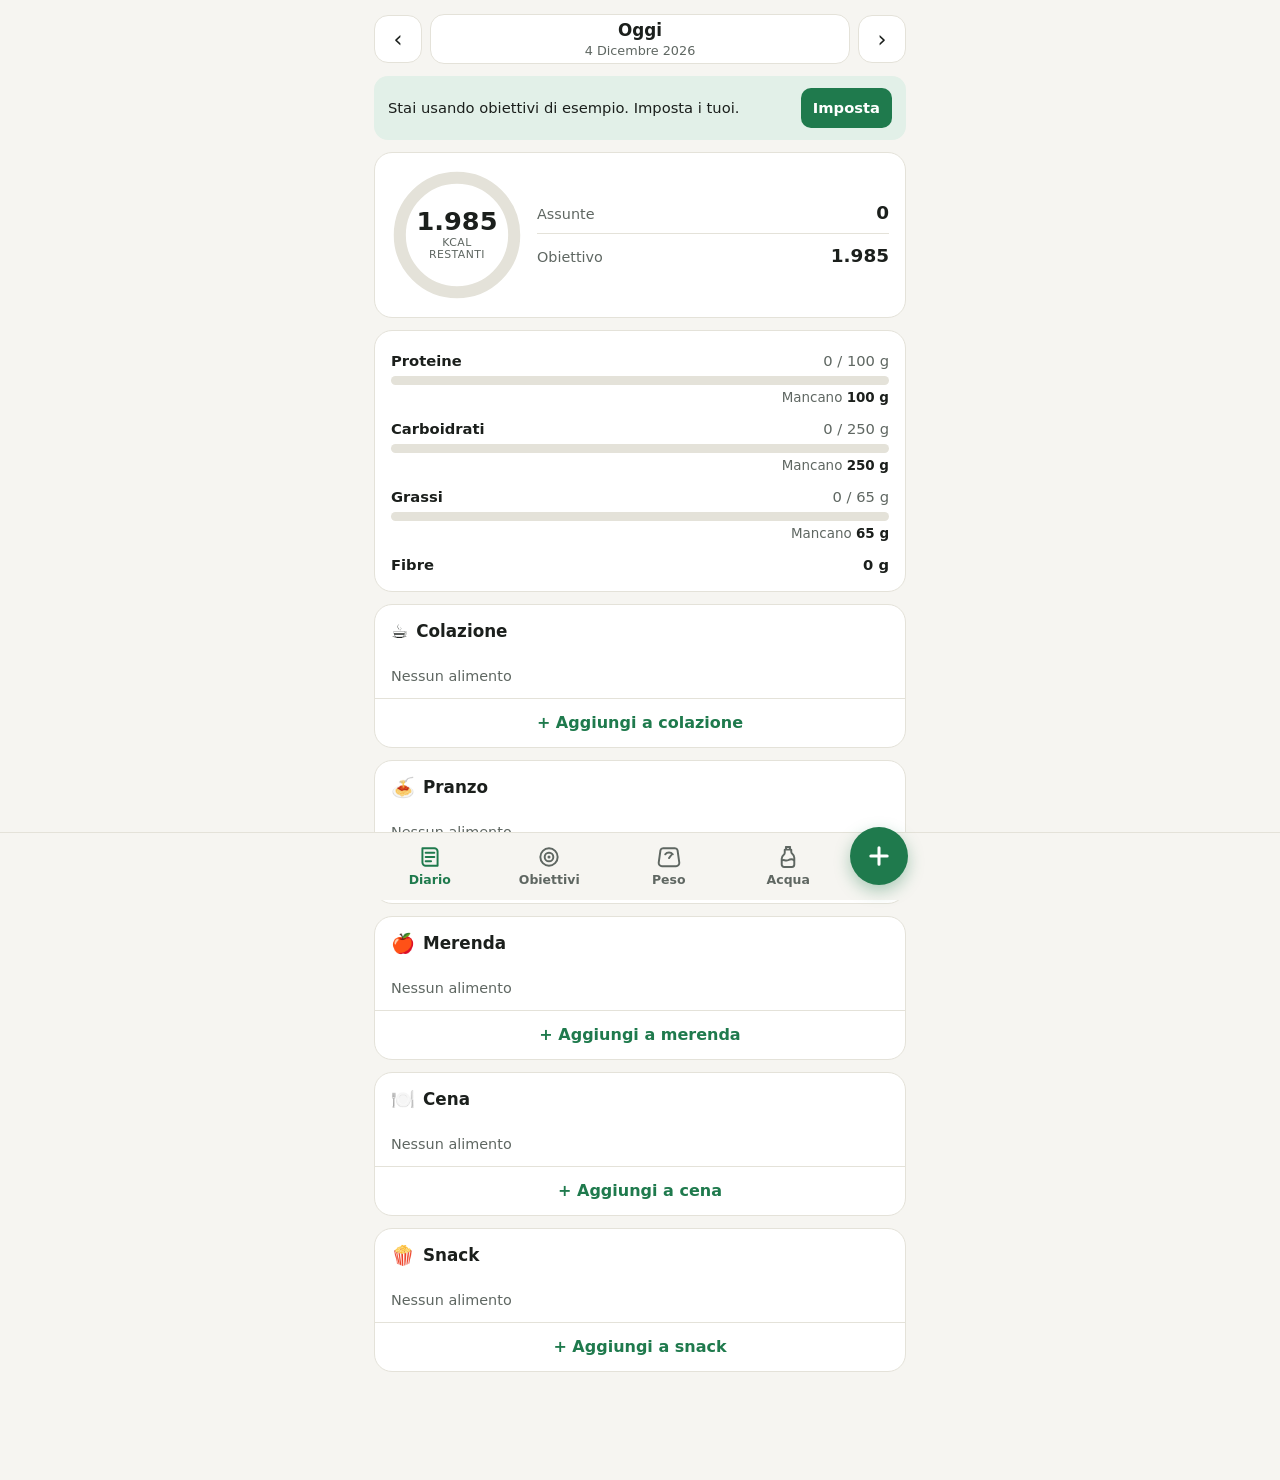
<file: index.html>
<!doctype html>
<html lang="it">
<head>
<meta charset="utf-8">
<meta name="viewport" content="width=device-width, initial-scale=1, viewport-fit=cover">
<meta name="theme-color" content="#f6f5f1" media="(prefers-color-scheme: light)">
<meta name="theme-color" content="#111412" media="(prefers-color-scheme: dark)">
<meta name="color-scheme" content="light dark">
<title>MacroTracking</title>
<link rel="manifest" href="manifest.webmanifest">
<link rel="icon" type="image/png" href="icons/icon-192.png">
<link rel="apple-touch-icon" href="icons/icon-192.png">
<link rel="stylesheet" href="styles.css">
</head>
<body>
<main id="app" aria-live="polite"></main>

<nav id="nav" aria-label="Navigazione principale">
  <button class="nav-btn" data-act="nav" data-view="diary" id="nav-diary">
    <svg viewBox="0 0 24 24" aria-hidden="true"><path d="M5 4h11a3 3 0 0 1 3 3v13H8a3 3 0 0 1-3-3V4zm3 4h8M8 12h8M8 16h5" fill="none" stroke="currentColor" stroke-width="1.8" stroke-linecap="round" stroke-linejoin="round"/></svg>
    <span>Diario</span>
  </button>
  <button class="nav-btn" data-act="nav" data-view="goals" id="nav-goals">
    <svg viewBox="0 0 24 24" aria-hidden="true"><circle cx="12" cy="12" r="8" fill="none" stroke="currentColor" stroke-width="1.8"/><circle cx="12" cy="12" r="4" fill="none" stroke="currentColor" stroke-width="1.8"/><circle cx="12" cy="12" r="0.8" fill="currentColor" stroke="currentColor" stroke-width="1.2"/></svg>
    <span>Obiettivi</span>
  </button>
  <button class="nav-btn" data-act="nav" data-view="weight" id="nav-weight">
    <svg viewBox="0 0 24 24" aria-hidden="true"><path d="M6.5 4h11a2.5 2.5 0 0 1 2.4 1.8l1.6 11.4A3 3 0 0 1 18.5 20.5h-13a3 3 0 0 1-3-3.3L4.1 5.8A2.5 2.5 0 0 1 6.5 4z" fill="none" stroke="currentColor" stroke-width="1.8" stroke-linejoin="round"/><path d="M8.5 9.5a4.5 4.5 0 0 1 7 0M12 13l2-2.6" fill="none" stroke="currentColor" stroke-width="1.8" stroke-linecap="round"/></svg>
    <span>Peso</span>
  </button>
  <button class="nav-btn" data-act="nav" data-view="water" id="nav-water">
    <svg viewBox="0 0 24 24" aria-hidden="true"><path d="M10 2.8h4M10.2 2.8v2.4M13.8 2.8v2.4M9 5.2h6v1.9c0 .7.3 1.3.9 1.8 1.1.9 1.9 2.2 1.9 3.7V19a2.2 2.2 0 0 1-2.2 2.2H8.4A2.2 2.2 0 0 1 6.2 19v-5.4c0-1.5.8-2.8 1.9-3.7.6-.5.9-1.1.9-1.8V5.2z" fill="none" stroke="currentColor" stroke-width="1.8" stroke-linecap="round" stroke-linejoin="round"/><path d="M6.4 15c1.6-1.2 3.2 1.2 5.6 0s4-1.2 5.6 0" fill="none" stroke="currentColor" stroke-width="1.8" stroke-linecap="round"/></svg>
    <span>Acqua</span>
  </button>
  <button class="nav-add" data-act="add-global" aria-label="Aggiungi alimento">
    <svg viewBox="0 0 24 24" aria-hidden="true"><path d="M12 5v14M5 12h14" fill="none" stroke="currentColor" stroke-width="2.6" stroke-linecap="round"/></svg>
  </button>
</nav>

<div id="modal" class="modal" role="dialog" aria-modal="true" aria-label="Aggiungi alimento"></div>
<div id="toast" role="status" aria-live="polite"></div>

<script src="foods.js"></script>
<script src="barcode.js"></script>
<script src="app.js"></script>
</body>
</html>
</file>
<file: styles.css>
:root {
  --bg: #f6f5f1;
  --card: #ffffff;
  --ink: #1b1f1c;
  --muted: #5f6762;
  --line: #e4e2d9;
  --accent: #1f7a4d;
  --accent-ink: #ffffff;
  --accent-soft: #e2f0e8;
  --warn: #b83c0c;
  --warn-soft: #fbe9e1;
  --p: #2563eb;
  --c: #c2650a;
  --f: #8b3fc9;
  --radius: 18px;
  --nav-h: 68px;
  --sab: env(safe-area-inset-bottom, 0px);
  --sat: env(safe-area-inset-top, 0px);
}
@media (prefers-color-scheme: dark) {
  :root {
    --bg: #111412;
    --card: #1a1e1b;
    --ink: #eef1ee;
    --muted: #9ea7a1;
    --line: #2b312d;
    --accent: #4ade80;
    --accent-ink: #06210f;
    --accent-soft: #17291e;
    --warn: #fb923c;
    --warn-soft: #33200f;
    --p: #7db0ff;
    --c: #fbbf24;
    --f: #cf9bff;
  }
}

* { box-sizing: border-box; -webkit-tap-highlight-color: transparent; }
html, body { margin: 0; background: var(--bg); color: var(--ink); }
body {
  font-family: system-ui, -apple-system, "Segoe UI", Roboto, sans-serif;
  font-size: 16px;
  line-height: 1.35;
  min-height: 100dvh;
  overscroll-behavior-y: contain;
}
body.noscroll { overflow: hidden; }
button { font: inherit; color: inherit; cursor: pointer; }
input, select { font: inherit; color: inherit; }
h1, h2, h3, p { margin: 0; }
small { color: var(--muted); }
.hint { color: var(--muted); font-size: 0.88rem; }

#app {
  max-width: 560px;
  margin: 0 auto;
  padding: calc(14px + var(--sat)) 14px calc(var(--nav-h) + var(--sab) + 28px);
}

/* ---------- navigation ---------- */
#nav {
  position: fixed; left: 0; right: 0; bottom: 0; z-index: 20;
  display: flex; align-items: center; justify-content: flex-start; gap: 4px;
  height: calc(var(--nav-h) + var(--sab));
  /* su schermi larghi la barra resta allineata alla colonna centrale (max 560px), come sul telefono */
  padding: 0 max(12px, calc((100% - 560px) / 2 + 12px)) var(--sab);
  background: color-mix(in srgb, var(--card) 94%, transparent);
  backdrop-filter: blur(10px);
  border-top: 1px solid var(--line);
}
.nav-btn {
  background: none; border: 0; flex: 1 1 0; min-width: 0; max-width: 120px;
  display: flex; flex-direction: column; align-items: center; gap: 2px;
  padding: 8px 0; color: var(--muted); font-size: 0.78rem; font-weight: 600;
  min-height: 48px;
}
.nav-btn svg { width: 26px; height: 26px; }
.nav-btn.active { color: var(--accent); }
.nav-add {
  width: 58px; height: 58px; border-radius: 50%;
  background: var(--accent); color: var(--accent-ink); border: 0;
  display: grid; place-items: center; margin-top: -22px; margin-left: auto; flex: none;
  box-shadow: 0 6px 16px rgba(31, 122, 77, 0.35);
}
.nav-add svg { width: 28px; height: 28px; }

/* ---------- diary ---------- */
.datebar { display: flex; align-items: center; gap: 8px; margin-bottom: 12px; }
.datebar .arrow {
  width: 48px; height: 48px; border-radius: 14px; border: 1px solid var(--line);
  background: var(--card); font-size: 1.4rem; line-height: 1;
}
.datebar .date {
  flex: 1; min-height: 48px; border-radius: 14px; border: 1px solid var(--line);
  background: var(--card); text-align: center; position: relative; padding: 4px 8px;
}
.datebar .date b { display: block; font-size: 1.05rem; }
.datebar .date small { display: block; font-size: 0.8rem; text-transform: capitalize; }
.datebar .date input {
  position: absolute; inset: 0; width: 100%; height: 100%; opacity: 0; cursor: pointer;
}
.today-link {
  display: block; margin: -4px auto 10px; background: none; border: 0;
  color: var(--accent); font-weight: 700; padding: 6px 12px; min-height: 36px;
}

.card {
  background: var(--card); border: 1px solid var(--line); border-radius: var(--radius);
  padding: 16px; margin-bottom: 12px;
}
.summary { display: grid; grid-template-columns: 132px 1fr; gap: 14px; align-items: center; }
.ring { position: relative; width: 132px; height: 132px; }
.ring svg { width: 100%; height: 100%; transform: rotate(-90deg); }
.ring .bg { stroke: var(--line); }
.ring .fg { stroke: var(--accent); transition: stroke-dashoffset 0.4s ease; }
.ring.over .fg { stroke: var(--warn); }
.ring .mid { position: absolute; inset: 0; display: grid; place-content: center; text-align: center; }
.ring .mid b { font-size: 1.6rem; line-height: 1.05; }
.ring .mid span { font-size: 0.74rem; color: var(--muted); text-transform: uppercase; letter-spacing: 0.04em; }
.ring.over .mid b { color: var(--warn); }
.kstats { display: grid; gap: 10px; }
.kstats div { display: flex; justify-content: space-between; align-items: baseline; border-bottom: 1px solid var(--line); padding-bottom: 8px; }
.kstats div:last-child { border: 0; padding-bottom: 0; }
.kstats span { color: var(--muted); font-size: 0.9rem; }
.kstats b { font-size: 1.15rem; }

.macros { display: grid; gap: 12px; margin-top: 4px; }
.macro .mtop { display: flex; justify-content: space-between; font-size: 0.92rem; margin-bottom: 5px; }
.macro .mtop b { font-weight: 700; }
.macro .mtop span { color: var(--muted); }
.macro .mtop span.over { color: var(--warn); font-weight: 700; }
.bar { height: 9px; border-radius: 6px; background: var(--line); overflow: hidden; }
.bar i { display: block; height: 100%; border-radius: 6px; background: var(--col); transition: width 0.4s ease; }
.macro.p { --col: var(--p); }
.macro.c { --col: var(--c); }
.macro.f { --col: var(--f); }
.macro.over .bar i { background: var(--warn); }

.banner {
  background: var(--accent-soft); border-radius: 14px; padding: 12px 14px; margin-bottom: 12px;
  display: flex; gap: 10px; align-items: center; justify-content: space-between; font-size: 0.92rem;
}
.banner button { background: var(--accent); color: var(--accent-ink); border: 0; border-radius: 10px; padding: 8px 12px; font-weight: 700; min-height: 40px; }

.meal { padding: 0; overflow: hidden; }
.meal-head { display: flex; align-items: center; justify-content: space-between; padding: 14px 16px 10px; }
.meal-head h2 { font-size: 1.05rem; display: flex; gap: 8px; align-items: center; }
.meal-head .ico { font-size: 1.2rem; }
.meal-head .mk { color: var(--muted); font-size: 0.9rem; font-weight: 600; }
.entry {
  display: flex; width: 100%; gap: 10px; align-items: center; text-align: left;
  background: none; border: 0; border-top: 1px solid var(--line); padding: 11px 16px; min-height: 56px;
}
.entry .e-main { flex: 1; min-width: 0; }
.entry b { display: block; font-weight: 600; white-space: nowrap; overflow: hidden; text-overflow: ellipsis; }
.entry small { display: block; font-size: 0.8rem; }
.entry .e-k { font-weight: 700; white-space: nowrap; }
.entry .e-k small { display: inline; font-weight: 400; }
.empty-meal { padding: 2px 16px 12px; color: var(--muted); font-size: 0.9rem; }
.meal-add {
  width: 100%; border: 0; border-top: 1px solid var(--line); background: none;
  color: var(--accent); font-weight: 700; padding: 13px; min-height: 48px;
}

/* ---------- forms ---------- */
h1.page { font-size: 1.5rem; margin: 4px 2px 14px; }
.card h2 { font-size: 1.05rem; margin-bottom: 10px; }
.field { display: grid; gap: 5px; margin-bottom: 12px; }
.field > label, .lbl { font-size: 0.86rem; font-weight: 600; color: var(--muted); }
.in {
  width: 100%; min-height: 50px; border-radius: 12px; border: 1.5px solid var(--line);
  background: var(--bg); padding: 10px 14px; font-size: 1rem;
}
.in:focus { outline: 2px solid var(--accent); outline-offset: 1px; border-color: var(--accent); }
.grid2 { display: grid; grid-template-columns: 1fr 1fr; gap: 10px; }
.btn {
  min-height: 50px; border-radius: 14px; border: 1.5px solid var(--line); background: var(--card);
  padding: 10px 16px; font-weight: 700;
}
.btn.primary { background: var(--accent); border-color: var(--accent); color: var(--accent-ink); width: 100%; min-height: 54px; font-size: 1.05rem; }
.btn.danger { color: var(--warn); border-color: var(--warn); background: none; width: 100%; }
.btn:disabled { opacity: 0.5; }
.btn.small { min-height: 42px; padding: 6px 12px; font-size: 0.9rem; }
.info-line { font-size: 0.88rem; color: var(--muted); margin: -2px 0 12px; }
.info-line b { color: var(--ink); }
.linkbtn { background: none; border: 0; color: var(--accent); font-weight: 700; padding: 8px 0; min-height: 40px; }
.list-row { display: flex; align-items: center; justify-content: space-between; gap: 10px; padding: 10px 0; border-top: 1px solid var(--line); }
.list-row:first-of-type { border-top: 0; }
.list-row .lr-main { min-width: 0; }
.list-row b { display: block; overflow: hidden; text-overflow: ellipsis; white-space: nowrap; font-weight: 600; }
.list-row small { display: block; font-size: 0.82rem; }
.list-row .x { background: none; border: 1px solid var(--line); border-radius: 10px; min-width: 44px; min-height: 44px; color: var(--warn); }
.about p { font-size: 0.88rem; color: var(--muted); margin-bottom: 8px; }

/* ---------- modal ---------- */
.modal {
  position: fixed; inset: 0; z-index: 50; background: var(--bg);
  display: flex; flex-direction: column;
  transform: translateY(102%); visibility: hidden;
  transition: transform 0.26s ease, visibility 0s linear 0.26s;
  max-width: 560px; margin: 0 auto;
}
.modal.open { transform: none; visibility: visible; transition: transform 0.26s ease; }
@media (min-width: 600px) { .modal { border-left: 1px solid var(--line); border-right: 1px solid var(--line); } }
.mhead { display: flex; align-items: center; gap: 8px; padding: calc(10px + var(--sat)) 12px 8px; }
.mhead h2 { font-size: 1.15rem; flex: 1; }
.icon { width: 48px; height: 48px; border-radius: 14px; border: 1px solid var(--line); background: var(--card); font-size: 1.2rem; }
.chips { display: flex; gap: 8px; overflow-x: auto; padding: 4px 12px 8px; scrollbar-width: none; }
.chips::-webkit-scrollbar { display: none; }
.chip {
  flex: none; min-height: 40px; padding: 6px 14px; border-radius: 999px;
  border: 1.5px solid var(--line); background: var(--card); font-weight: 600; font-size: 0.92rem;
}
.chip.on { background: var(--accent); border-color: var(--accent); color: var(--accent-ink); }
.tabs { display: flex; margin: 2px 12px 8px; padding: 4px; background: var(--line); border-radius: 14px; gap: 4px; }
.tabs button { flex: 1; border: 0; background: none; min-height: 44px; border-radius: 11px; font-weight: 700; color: var(--muted); }
.tabs button.on { background: var(--card); color: var(--ink); box-shadow: 0 1px 3px rgba(0,0,0,0.12); }
.mbody { flex: 1; overflow-y: auto; padding: 6px 12px 24px; -webkit-overflow-scrolling: touch; }
.mfoot { padding: 10px 12px calc(10px + var(--sab)); border-top: 1px solid var(--line); background: var(--bg); display: grid; gap: 8px; }

.search-in { position: sticky; top: 0; background: var(--bg); padding-bottom: 8px; z-index: 2; }
.sec-title { font-size: 0.8rem; text-transform: uppercase; letter-spacing: 0.05em; color: var(--muted); font-weight: 700; margin: 14px 2px 6px; }
.row {
  display: flex; width: 100%; align-items: center; justify-content: space-between; gap: 12px; text-align: left;
  background: var(--card); border: 1px solid var(--line); border-radius: 14px; padding: 11px 14px; margin-bottom: 7px; min-height: 58px;
}
.row .r-main { min-width: 0; flex: 1; }
.row b { display: block; font-weight: 600; }
.row small { display: block; font-size: 0.8rem; }
.row .r-side { text-align: right; font-weight: 700; white-space: nowrap; }
.row .r-side small { font-weight: 400; }
.badge { font-style: normal; font-size: 0.7rem; font-weight: 700; padding: 2px 7px; border-radius: 6px; background: var(--accent-soft); color: var(--accent); letter-spacing: 0.03em; }
.badge.off { background: #e3ecfb; color: #1d4ed8; }
.badge.custom { background: #f3e8fb; color: #7a2fb3; }
@media (prefers-color-scheme: dark) {
  .badge.off { background: #17233f; color: #8db4ff; }
  .badge.custom { background: #2a1a3a; color: #d6a8ff; }
}
.empty { text-align: center; color: var(--muted); padding: 26px 10px; }

/* scan */
.scanbox { position: relative; border-radius: 18px; overflow: hidden; background: #000; aspect-ratio: 4 / 3; }
.scanbox video { width: 100%; height: 100%; object-fit: cover; display: block; }
.reticle { position: absolute; inset: 22% 10%; border: 3px solid rgba(255,255,255,0.9); border-radius: 16px; box-shadow: 0 0 0 999px rgba(0,0,0,0.38); pointer-events: none; }
.reticle::after { content: ""; position: absolute; left: 6%; right: 6%; top: 50%; height: 2px; background: #ff5a4f; animation: sweep 1.8s ease-in-out infinite alternate; }
@keyframes sweep { from { transform: translateY(-34px); } to { transform: translateY(34px); } }
@media (prefers-reduced-motion: reduce) { .reticle::after { animation: none; } }
.torch { position: absolute; right: 10px; top: 10px; width: 48px; height: 48px; border-radius: 50%; border: 0; background: rgba(0,0,0,0.55); color: #fff; font-size: 1.3rem; }
.torch.on { background: #facc15; color: #000; }
.scan-msg { margin: 10px 2px; text-align: center; }
.inline { display: flex; gap: 8px; }
.inline .in { flex: 1; }
.notice { background: var(--warn-soft); color: var(--ink); border-radius: 14px; padding: 12px 14px; font-size: 0.92rem; margin: 10px 0; }
.notice b { color: var(--warn); }

/* qty */
.food-title h3 { font-size: 1.25rem; line-height: 1.2; }
.food-title p { margin-top: 4px; color: var(--muted); font-size: 0.9rem; display: flex; gap: 6px; align-items: center; flex-wrap: wrap; }
.per100 { margin: 12px 0 2px; font-size: 0.9rem; color: var(--muted); }
.per100 b { color: var(--ink); }
.gram-wrap { display: flex; gap: 8px; align-items: stretch; margin: 6px 0 4px; }
.gram-wrap .step { width: 56px; border-radius: 14px; border: 1.5px solid var(--line); background: var(--card); font-size: 1.6rem; line-height: 1; }
.gram-box { flex: 1; position: relative; }
.gram-box input { width: 100%; height: 100%; min-height: 58px; border-radius: 14px; border: 1.5px solid var(--line); background: var(--card); font-size: 1.6rem; font-weight: 700; text-align: center; padding-right: 34px; }
.gram-box input:focus { outline: 2px solid var(--accent); border-color: var(--accent); }
.gram-box span { position: absolute; right: 14px; top: 50%; transform: translateY(-50%); color: var(--muted); font-weight: 600; pointer-events: none; }
.chips.wrap { flex-wrap: wrap; overflow: visible; padding: 8px 0; }
.preview { margin-top: 10px; text-align: center; }
.preview .pk { font-size: 2.2rem; font-weight: 800; line-height: 1; }
.preview .pk small { font-size: 1rem; font-weight: 600; }
.pm { display: grid; grid-template-columns: repeat(3, 1fr); gap: 8px; margin-top: 12px; }
.pm div { background: var(--bg); border-radius: 12px; padding: 8px 4px; }
.pm b { display: block; font-size: 1.1rem; }
.pm span { font-size: 0.78rem; color: var(--muted); }
.pm .p b { color: var(--p); } .pm .c b { color: var(--c); } .pm .f b { color: var(--f); }
.seg { display: flex; padding: 4px; background: var(--line); border-radius: 12px; gap: 4px; margin-bottom: 6px; }
.seg button { flex: 1; border: 0; background: none; min-height: 42px; border-radius: 9px; font-weight: 700; color: var(--muted); font-size: 0.9rem; }
.seg button.on { background: var(--card); color: var(--ink); box-shadow: 0 1px 3px rgba(0,0,0,0.12); }
.check { display: flex; gap: 10px; align-items: center; min-height: 44px; font-size: 0.95rem; }
.check input { width: 22px; height: 22px; accent-color: var(--accent); }

/* toast */
#toast {
  position: fixed; left: 50%; bottom: calc(var(--nav-h) + var(--sab) + 18px); z-index: 90;
  transform: translate(-50%, 20px); opacity: 0; pointer-events: none;
  background: #202522; color: #fff; padding: 12px 16px; border-radius: 14px; max-width: min(92vw, 520px);
  display: flex; gap: 14px; align-items: center; transition: 0.22s ease; font-size: 0.95rem;
}
#toast.show { opacity: 1; transform: translate(-50%, 0); pointer-events: auto; }
#toast button { background: none; border: 0; color: #86efac; font-weight: 800; padding: 6px 4px; min-height: 36px; }

.mbody .chips { padding-left: 0; padding-right: 0; }
.mbody .chips.meals { flex-wrap: wrap; overflow: visible; }
.ring .mid span { font-size: 0.68rem; max-width: 84px; margin: 2px auto 0; line-height: 1.15; }

.meal-tot { display: flex; flex-wrap: wrap; gap: 4px 9px; align-items: baseline; padding: 10px 14px; border-top: 1px solid var(--line); background: var(--accent-soft); font-size: 0.9rem; }
.meal-tot > b { margin-right: auto; }
.meal-tot span { color: var(--muted); white-space: nowrap; }
.meal-tot span b { color: var(--ink); }

.grid3 { display: grid; grid-template-columns: 1fr; gap: 0; }
/* la barra in basso ha lo stesso colore dello sfondo dell'app */
#nav { background: var(--bg); backdrop-filter: none; }

.seg-notes { display: grid; grid-template-columns: 1fr 1fr; gap: 8px; margin: 0 2px 14px; }
.seg-notes p { font-size: 0.74rem; line-height: 1.3; color: var(--muted); padding-left: 8px; border-left: 2px solid var(--line); }
.seg-notes p b { color: var(--ink); font-weight: 700; }
.seg-notes p.on { border-left-color: var(--accent); color: var(--ink); }

/* giorni della settimana negli obiettivi */
.days { display: grid; grid-template-columns: repeat(7, 1fr); gap: 6px; }
.days .day {
  min-height: 46px; padding: 0; border-radius: 12px; border: 1.5px solid var(--line); background: var(--card);
  font-weight: 700; font-size: 0.82rem; color: var(--ink);
}
.days .day.on { background: var(--accent); border-color: var(--accent); color: var(--accent-ink); }
.day-quick { display: flex; gap: 14px; margin-top: 8px; }
.day-quick button { border: 0; background: none; padding: 6px 2px; min-height: 36px; font-weight: 700; font-size: 0.88rem; color: var(--accent); text-decoration: underline; text-underline-offset: 3px; }
.lr-btn { background: none; border: 0; text-align: left; padding: 0; color: inherit; font: inherit; cursor: pointer; }
.list-row .lr-btn { flex: 1; }

/* grammi mancanti sotto le barre dei macro */
.macro .mleft { margin-top: 4px; font-size: 0.84rem; color: var(--muted); text-align: right; }
.macro .mleft b { color: var(--ink); font-weight: 700; }
.macro .mleft.over, .macro .mleft.over b { color: var(--warn); }

/* schermata peso */
.wbig { display: flex; align-items: baseline; gap: 6px; margin-bottom: 8px; }
.wbig b { font-size: 2.4rem; line-height: 1; letter-spacing: -0.02em; }
.wbig span { font-size: 1.1rem; font-weight: 700; color: var(--muted); }
.wbig small { margin-left: auto; color: var(--muted); font-weight: 600; }
.wd { display: block; font-size: 0.95rem; line-height: 1.35; }
.wd.up { color: var(--warn); }
.wd.down { color: var(--accent); }
.wd.flat { color: var(--muted); }
.wcols { display: grid; grid-template-columns: 1fr 1fr; gap: 10px; margin-bottom: 10px; }
.wcols > div { background: var(--bg); border: 1px solid var(--line); border-radius: 14px; padding: 10px 12px; display: grid; gap: 2px; text-align: center; }
.wcols small { color: var(--muted); font-weight: 600; font-size: 0.8rem; }
.wcols b { font-size: 1.3rem; }
.wcols em { font-style: normal; color: var(--muted); font-size: 0.8rem; }
.wseg { margin: 0 0 8px; }
.wchart svg { width: 100%; height: auto; display: block; touch-action: manipulation; }
.wchart text { fill: var(--muted); font-size: 10px; font-family: inherit; }
.wgrid { stroke: var(--line); stroke-width: 1; }
.wline { fill: none; stroke: var(--accent); stroke-width: 2.4; stroke-linejoin: round; stroke-linecap: round; }
.wdot { fill: var(--card); stroke: var(--accent); stroke-width: 2; }
.wdot.last { fill: var(--accent); }
.wread { margin-top: 4px; text-align: center; }
.wk-r { text-align: right; flex: none; }
.wk-r b { display: block; font-weight: 700; }
.wk-r small { display: block; font-size: 0.82rem; color: var(--muted); }

/* schermata acqua */
.wquick { display: flex; gap: 8px; margin: 4px 0 16px; }
.wquick .btn { flex: 1; min-height: 46px; padding: 8px 6px; }
.lr-water .lr-main { flex: 1; }
.wbar { height: 6px; border-radius: 999px; background: var(--line); margin-top: 6px; overflow: hidden; }
.wbar i { display: block; height: 100%; border-radius: 999px; background: #4f9be8; }
.wcenter { flex-direction: column; align-items: center; gap: 4px; margin-bottom: 12px; }
.wcenter .wnum { display: flex; align-items: baseline; gap: 6px; }
.wcenter small { margin-left: 0; }

/* fibre */
.macro.fibre .mtop { margin-bottom: 0; }
.macro.fibre .mtop span { color: var(--ink); font-weight: 700; }
.pm .fi { grid-column: 1 / -1; display: flex; justify-content: center; align-items: baseline; gap: 8px; }
.pm .fi b { display: inline; font-size: 1rem; }
</file>
